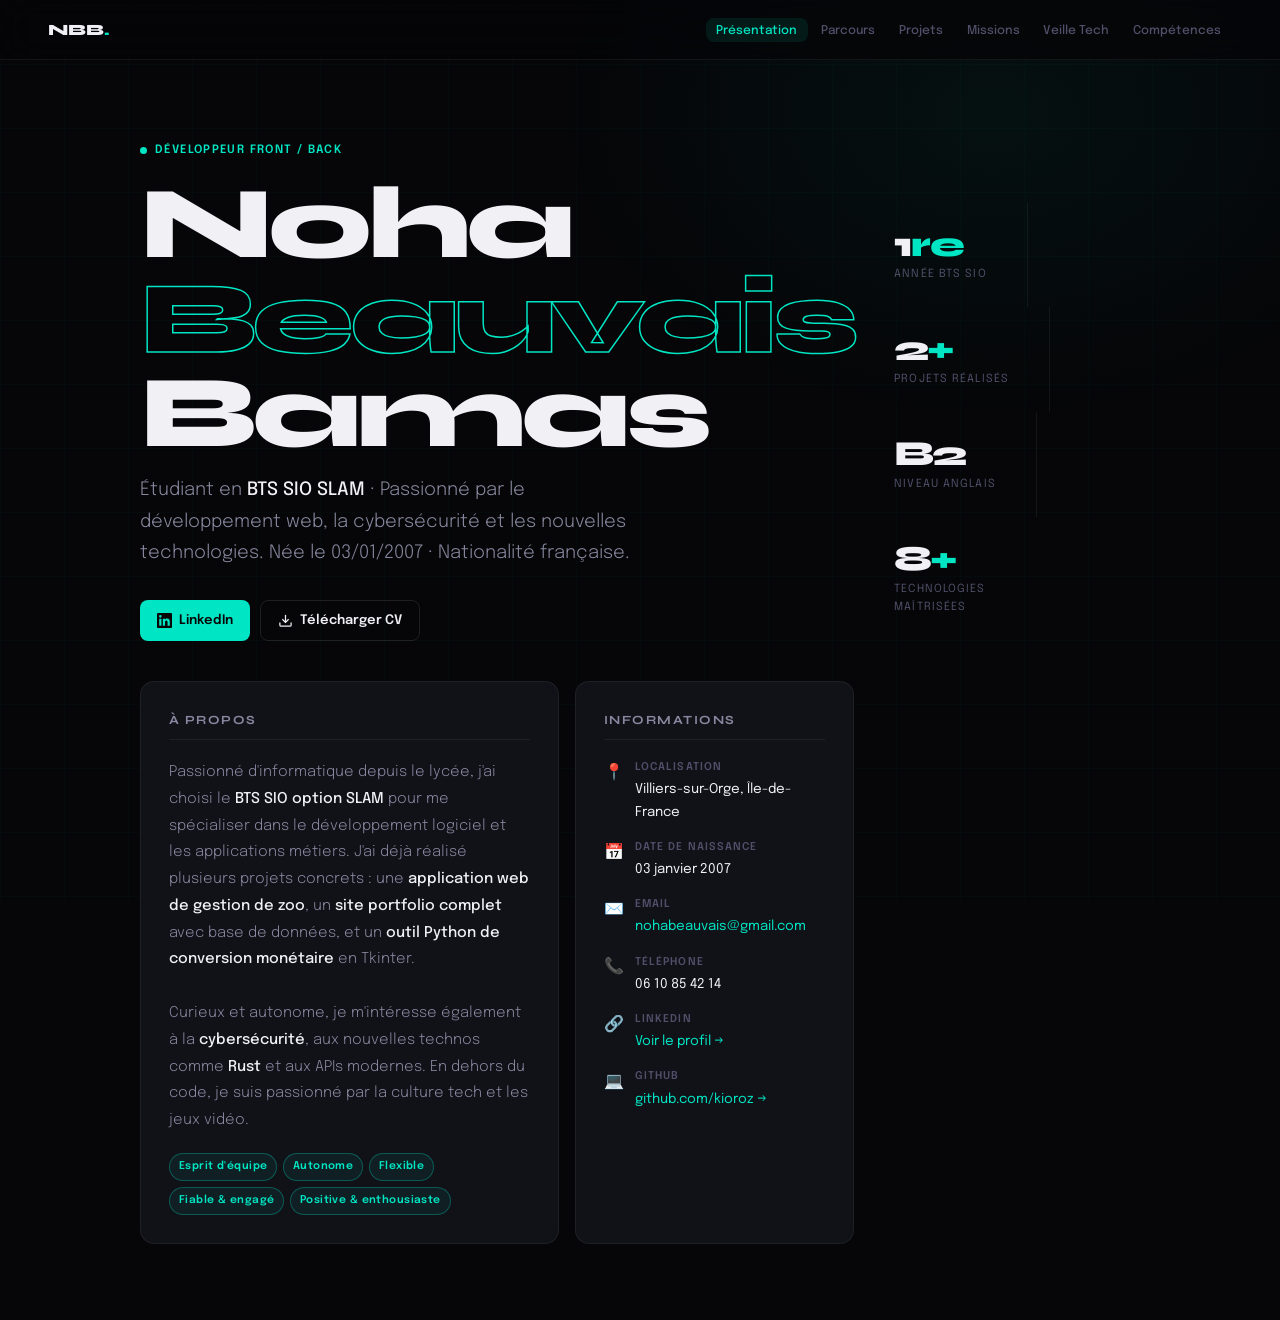
<file: index.html>
<!DOCTYPE html>
<html lang="fr">
<head>
  <meta charset="UTF-8"/>
  <meta name="viewport" content="width=device-width, initial-scale=1.0"/>
  <title>Noha Beauvais Bamas — Portfolio</title>
  <link rel="stylesheet" href="style.css"/>
  <style>
    /* ─── HERO ─── */
    .hero {
      min-height: calc(100vh - 60px);
      display: flex;
      flex-direction: column;
      justify-content: center;
      gap: 3.5rem;
    }

    .hero-top {
      display: grid;
      grid-template-columns: 1fr auto;
      gap: 2.5rem;
      align-items: end;
      animation: fadeUp 0.65s ease both;
    }

    .status-badge {
      display: inline-flex;
      align-items: center;
      gap: 0.5rem;
      font-size: 0.72rem;
      font-weight: 600;
      letter-spacing: 0.12em;
      text-transform: uppercase;
      color: var(--accent);
      margin-bottom: 1.1rem;
    }

    .status-dot {
      width: 7px; height: 7px;
      background: var(--accent);
      border-radius: 50%;
      animation: pulse 2.2s ease infinite;
    }

    .hero-name {
      font-family: var(--font-display);
      font-size: clamp(3rem, 8vw, 6.5rem);
      font-weight: 800;
      letter-spacing: -0.045em;
      line-height: 0.92;
      color: var(--text);
      margin-bottom: 0.9rem;
    }

    .hero-name .outline {
      color: transparent;
      -webkit-text-stroke: 1.5px var(--accent);
    }

    .hero-role {
      font-size: clamp(1rem, 2vw, 1.15rem);
      color: var(--text-dim);
      font-weight: 300;
      max-width: 520px;
      margin-bottom: 2rem;
      line-height: 1.7;
    }

    .hero-role strong {
      color: var(--text);
      font-weight: 500;
    }

    .hero-actions { display: flex; flex-wrap: wrap; gap: 0.65rem; }

    /* avatar placeholder */
    .avatar-box {
      width: 190px; height: 190px;
      border-radius: 20px;
      background: var(--surface);
      border: 1px solid var(--border);
      display: flex; flex-direction: column;
      align-items: center; justify-content: center;
      gap: 0.5rem;
      color: var(--text-muted);
      font-size: 0.75rem;
      flex-shrink: 0;
      position: relative;
      overflow: hidden;
    }

    .avatar-box::before {
      content: '';
      position: absolute; inset: 0;
      background: linear-gradient(135deg, rgba(0,229,195,0.04), rgba(123,111,255,0.04));
    }

    .avatar-box svg { width: 44px; height: 44px; opacity: 0.25; }

    /* ─── STATS ─── */
    .stats-row {
      display: flex;
      gap: 0;
      flex-wrap: wrap;
      animation: fadeUp 0.65s ease 0.15s both;
    }

    .stat-cell {
      padding: 1.5rem 2.5rem 1.5rem 0;
      margin-right: 2.5rem;
      border-right: 1px solid var(--border);
    }
    .stat-cell:first-child { padding-left: 0; }
    .stat-cell:last-child  { border-right: none; }

    .stat-val {
      font-family: var(--font-display);
      font-size: 2.2rem;
      font-weight: 800;
      letter-spacing: -0.05em;
      line-height: 1;
      color: var(--text);
    }
    .stat-val span { color: var(--accent); }

    .stat-lbl {
      font-size: 0.7rem;
      color: var(--text-muted);
      text-transform: uppercase;
      letter-spacing: 0.1em;
      margin-top: 0.2rem;
    }

    /* ─── ABOUT SECTION ─── */
    .about-grid {
      display: grid;
      grid-template-columns: 3fr 2fr;
      gap: 1rem;
      animation: fadeUp 0.65s ease 0.25s both;
    }

    .about-body {
      font-size: 0.93rem;
      color: var(--text-dim);
      line-height: 1.8;
      font-weight: 300;
    }
    .about-body strong { color: var(--text); font-weight: 500; }

    /* info list */
    .info-list { list-style: none; display: flex; flex-direction: column; gap: 1rem; }

    .info-list li {
      display: flex;
      align-items: flex-start;
      gap: 0.7rem;
      font-size: 0.84rem;
    }

    .ii-icon { font-size: 1rem; flex-shrink: 0; margin-top: 0.05rem; }

    .ii-label {
      font-size: 0.67rem;
      font-weight: 600;
      letter-spacing: 0.1em;
      text-transform: uppercase;
      color: var(--text-muted);
      display: block;
      margin-bottom: 0.1rem;
    }

    .ii-val  { color: var(--text); display: block; }
    .ii-link { color: var(--accent); text-decoration: none; }
    .ii-link:hover { text-decoration: underline; }

    @keyframes pulse {
      0%, 100% { opacity: 1; transform: scale(1); }
      50%       { opacity: 0.45; transform: scale(0.8); }
    }

    @media (max-width: 700px) {
      .hero-top   { grid-template-columns: 1fr; }
      .avatar-box { display: none; }
      .about-grid { grid-template-columns: 1fr; }
      .stat-cell  { padding: 1rem 1.5rem 1rem 0; margin-right: 1.5rem; }
    }
  </style>
</head>
<body>

<nav>
  <a class="nav-logo" href="index.html">NBB<span class="dot">.</span></a>
  <ul class="nav-links">
    <li><a href="index.html"       class="active">Présentation</a></li>
    <li><a href="parcours.html"              >Parcours</a></li>
    <li><a href="projets.html"               >Projets</a></li>
    <li><a href="missions.html"              >Missions</a></li>
    <li><a href="veille.html"                >Veille Tech</a></li>
    <li><a href="competences.html"           >Compétences</a></li>
  </ul>
</nav>

<main>
  <div class="wrapper">
    <div class="hero">

      <!-- HERO TOP -->
      <div class="hero-top">
        <div>
          <div class="status-badge">
            <div class="status-dot"></div>
            Développeur Front / Back
          </div>

          <h1 class="hero-name">
            Noha<br>
            <span class="outline">Beauvais</span><br>
            Bamas
          </h1>

          <p class="hero-role">
            Étudiant en <strong>BTS SIO SLAM</strong> · Passionné par le développement web,
            la cybersécurité et les nouvelles technologies.
            Née le 03/01/2007 · Nationalité française.
          </p>

          <div class="hero-actions">
            <a href="https://www.linkedin.com/in/noha-beauvais-bamas-716506382/" target="_blank" class="btn btn-accent">
              <svg width="15" height="15" viewBox="0 0 24 24" fill="currentColor">
                <path d="M20.447 20.452h-3.554v-5.569c0-1.328-.027-3.037-1.852-3.037-1.853 0-2.136 1.445-2.136 2.939v5.667H9.351V9h3.414v1.561h.046c.477-.9 1.637-1.85 3.37-1.85 3.601 0 4.267 2.37 4.267 5.455v6.286zM5.337 7.433a2.062 2.062 0 0 1-2.063-2.065 2.064 2.064 0 1 1 2.063 2.065zm1.782 13.019H3.555V9h3.564v11.452zM22.225 0H1.771C.792 0 0 .774 0 1.729v20.542C0 23.227.792 24 1.771 24h20.451C23.2 24 24 23.227 24 22.271V1.729C24 .774 23.2 0 22.222 0h.003z"/>
              </svg>
              LinkedIn
            </a>
            <a href="CV_Noha_BEAUVAIS-BAMAS.pdf" download class="btn btn-outline">
              <svg width="15" height="15" fill="none" stroke="currentColor" stroke-width="2" viewBox="0 0 24 24">
                <path d="M21 15v4a2 2 0 0 1-2 2H5a2 2 0 0 1-2-2v-4"/>
                <polyline points="7 10 12 15 17 10"/><line x1="12" y1="15" x2="12" y2="3"/>
              </svg>
              Télécharger CV
            </a>
          </div>
        </div>

      

      <!-- STATS -->
      <div class="stats-row">
        <div class="stat-cell">
          <div class="stat-val">1<span>re</span></div>
          <div class="stat-lbl">Année BTS SIO</div>
        </div>
        <div class="stat-cell">
          <div class="stat-val">2<span>+</span></div>
          <div class="stat-lbl">Projets réalisés</div>
        </div>
        <div class="stat-cell">
          <div class="stat-val">B2</div>
          <div class="stat-lbl">Niveau anglais</div>
        </div>
        <div class="stat-cell">
          <div class="stat-val">8<span>+</span></div>
          <div class="stat-lbl">Technologies maîtrisées</div>
        </div>
      </div>

      <!-- ABOUT -->
      <div class="about-grid">
        <div class="card">
          <div class="section-heading">À propos</div>
          <p class="about-body">
            Passionné d'informatique depuis le lycée, j'ai choisi le <strong>BTS SIO option SLAM</strong>
            pour me spécialiser dans le développement logiciel et les applications métiers.
            J'ai déjà réalisé plusieurs projets concrets : une <strong>application web de gestion de zoo</strong>,
            un <strong>site portfolio complet</strong> avec base de données, et un <strong>outil Python de
            conversion monétaire</strong> en Tkinter.
            <br><br>
            Curieux et autonome, je m'intéresse également à la <strong>cybersécurité</strong>,
            aux nouvelles technos comme <strong>Rust</strong> et aux APIs modernes.
            En dehors du code, je suis passionné par la culture tech et les jeux vidéo.
          </p>
          <div class="tags" style="margin-top:1.2rem;">
            <span class="tag tag-green">Esprit d'équipe</span>
            <span class="tag tag-green">Autonome</span>
            <span class="tag tag-green">Flexible</span>
            <span class="tag tag-green">Fiable &amp; engagé</span>
            <span class="tag tag-green">Positive &amp; enthousiaste</span>
          </div>
        </div>

        <div class="card">
          <div class="section-heading">Informations</div>
          <ul class="info-list">
            <li>
              <span class="ii-icon">📍</span>
              <div>
                <span class="ii-label">Localisation</span>
                <span class="ii-val">Villiers-sur-Orge, Île-de-France</span>
              </div>
            </li>
            <li>
              <span class="ii-icon">📅</span>
              <div>
                <span class="ii-label">Date de naissance</span>
                <span class="ii-val">03 janvier 2007</span>
              </div>
            </li>
            <li>
              <span class="ii-icon">✉️</span>
              <div>
                <span class="ii-label">Email</span>
                <a href="mailto:nohabeauvais@gmail.com" class="ii-link">nohabeauvais@gmail.com</a>
              </div>
            </li>
            <li>
              <span class="ii-icon">📞</span>
              <div>
                <span class="ii-label">Téléphone</span>
                <span class="ii-val">06 10 85 42 14</span>
              </div>
            </li>
            <li>
              <span class="ii-icon">🔗</span>
              <div>
                <span class="ii-label">LinkedIn</span>
                <a href="https://www.linkedin.com/in/noha-beauvais-bamas-716506382/" target="_blank" class="ii-link">Voir le profil →</a>
              </div>
            </li>
            <li>
              <span class="ii-icon">💻</span>
              <div>
                <span class="ii-label">GitHub</span>
                <a href="https://github.com/kioroz" target="_blank" class="ii-link">github.com/kioroz →</a>
              </div>
            </li>
          </ul>
        </div>
      </div>

    </div><!-- /hero -->
  </div>
</main>

</body>
</html>
</file>
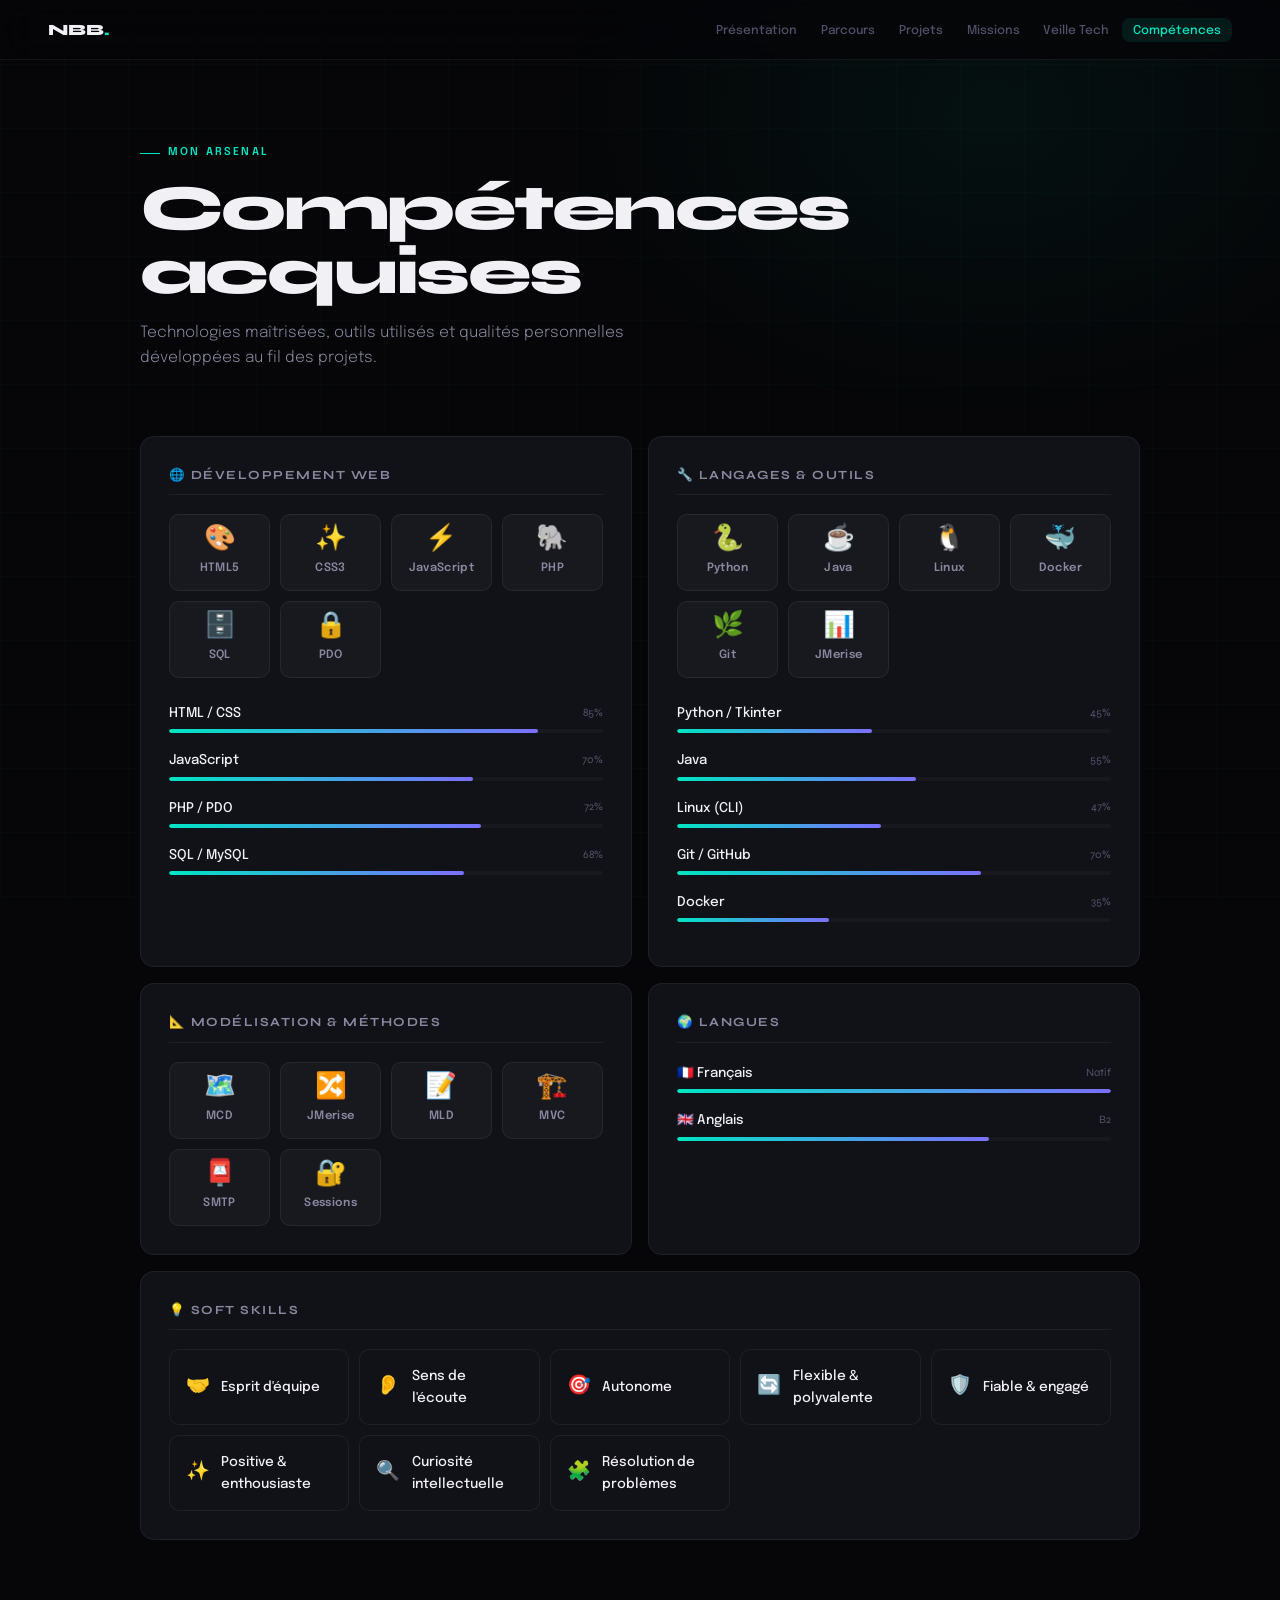
<file: competences.html>
<!DOCTYPE html>
<html lang="fr">
<head>
  <meta charset="UTF-8"/>
  <meta name="viewport" content="width=device-width, initial-scale=1.0"/>
  <title>Compétences — Noha Beauvais Bamas</title>
  <link rel="stylesheet" href="style.css"/>
  <style>
    .skills-layout {
      display: grid;
      grid-template-columns: 1fr 1fr;
      gap: 1rem;
    }

    /* tech badge grid */
    .badge-grid {
      display: grid;
      grid-template-columns: repeat(auto-fill, minmax(100px, 1fr));
      gap: 0.6rem;
      margin-top: 1.2rem;
    }

    .badge {
      background: var(--surface2);
      border: 1px solid var(--border);
      border-radius: 10px;
      padding: 0.75rem 0.5rem;
      display: flex;
      flex-direction: column;
      align-items: center;
      gap: 0.4rem;
      transition: border-color 0.2s, transform 0.2s;
      text-align: center;
    }

    .badge:hover {
      border-color: rgba(0,229,195,0.3);
      transform: translateY(-2px);
    }

    .badge-icon { font-size: 1.6rem; line-height: 1; }
    .badge-name {
      font-size: 0.72rem;
      font-weight: 600;
      color: var(--text-dim);
      letter-spacing: 0.03em;
    }

    /* skill bar section */
    .bars-section { margin-top: 1rem; }

    /* soft skill chips */
    .soft-grid {
      display: grid;
      grid-template-columns: repeat(auto-fill, minmax(180px, 1fr));
      gap: 0.65rem;
      margin-top: 1rem;
    }

    .soft-chip {
      background: var(--surface);
      border: 1px solid var(--border);
      border-radius: 10px;
      padding: 0.9rem 1rem;
      display: flex;
      align-items: center;
      gap: 0.7rem;
      transition: border-color 0.2s, transform 0.2s;
    }

    .soft-chip:hover {
      border-color: rgba(0,229,195,0.25);
      transform: translateY(-2px);
    }

    .soft-chip .chip-icon { font-size: 1.2rem; flex-shrink: 0; }

    .soft-chip .chip-text {
      font-size: 0.85rem;
      font-weight: 500;
      color: var(--text);
    }

    /* full-width section */
    .full-row {
      grid-column: 1 / -1;
    }

    /* level indicator */
    .level-dot {
      display: inline-block;
      width: 7px; height: 7px;
      border-radius: 50%;
      margin-right: 3px;
    }

    .l-filled { background: var(--accent); }
    .l-empty  { background: var(--surface2); border: 1px solid var(--border2); }

    @media (max-width: 700px) {
      .skills-layout { grid-template-columns: 1fr; }
      .badge-grid { grid-template-columns: repeat(3, 1fr); }
    }
  </style>
</head>
<body>

<nav>
  <a class="nav-logo" href="index.html">NBB<span class="dot">.</span></a>
  <ul class="nav-links">
    <li><a href="index.html"     >Présentation</a></li>
    <li><a href="parcours.html"  >Parcours</a></li>
    <li><a href="projets.html"   >Projets</a></li>
    <li><a href="missions.html"  >Missions</a></li>
    <li><a href="veille.html"    >Veille Tech</a></li>
    <li><a href="competences.html" class="active">Compétences</a></li>
  </ul>
</nav>

<main>
  <div class="wrapper">

    <div class="page-header">
      <div class="eyebrow">Mon arsenal</div>
      <h1>Compétences acquises</h1>
      <p class="sub">Technologies maîtrisées, outils utilisés et qualités personnelles développées au fil des projets.</p>
    </div>

    <div class="skills-layout">

      <!-- COL 1 : Développement Web -->
      <div class="card" style="animation-delay:0.05s">
        <div class="section-heading">🌐 Développement Web</div>

        <div class="badge-grid">
          <div class="badge">
            <span class="badge-icon">🎨</span>
            <span class="badge-name">HTML5</span>
          </div>
          <div class="badge">
            <span class="badge-icon">✨</span>
            <span class="badge-name">CSS3</span>
          </div>
          <div class="badge">
            <span class="badge-icon">⚡</span>
            <span class="badge-name">JavaScript</span>
          </div>
          <div class="badge">
            <span class="badge-icon">🐘</span>
            <span class="badge-name">PHP</span>
          </div>
          <div class="badge">
            <span class="badge-icon">🗄️</span>
            <span class="badge-name">SQL</span>
          </div>
          <div class="badge">
            <span class="badge-icon">🔒</span>
            <span class="badge-name">PDO</span>
          </div>
        </div>

        <div class="bars-section" style="margin-top:1.5rem;">
          <div class="skill-item">
            <div class="skill-row">
              <span class="skill-name">HTML / CSS</span>
              <span class="skill-pct">85%</span>
            </div>
            <div class="skill-track"><div class="skill-fill" style="--w:85%;--delay:0.1s"></div></div>
          </div>
          <div class="skill-item">
            <div class="skill-row">
              <span class="skill-name">JavaScript</span>
              <span class="skill-pct">70%</span>
            </div>
            <div class="skill-track"><div class="skill-fill" style="--w:70%;--delay:0.18s"></div></div>
          </div>
          <div class="skill-item">
            <div class="skill-row">
              <span class="skill-name">PHP / PDO</span>
              <span class="skill-pct">72%</span>
            </div>
            <div class="skill-track"><div class="skill-fill" style="--w:72%;--delay:0.26s"></div></div>
          </div>
          <div class="skill-item">
            <div class="skill-row">
              <span class="skill-name">SQL / MySQL</span>
              <span class="skill-pct">68%</span>
            </div>
            <div class="skill-track"><div class="skill-fill" style="--w:68%;--delay:0.34s"></div></div>
          </div>
        </div>
      </div>

      <!-- COL 2 : Autres langages & outils -->
      <div class="card" style="animation-delay:0.1s">
        <div class="section-heading">🔧 Langages &amp; Outils</div>

        <div class="badge-grid">
          <div class="badge">
            <span class="badge-icon">🐍</span>
            <span class="badge-name">Python</span>
          </div>
          <div class="badge">
            <span class="badge-icon">☕</span>
            <span class="badge-name">Java</span>
          </div>
          <div class="badge">
            <span class="badge-icon">🐧</span>
            <span class="badge-name">Linux</span>
          </div>
          <div class="badge">
            <span class="badge-icon">🐳</span>
            <span class="badge-name">Docker</span>
          </div>
          <div class="badge">
            <span class="badge-icon">🌿</span>
            <span class="badge-name">Git</span>
          </div>
          <div class="badge">
            <span class="badge-icon">📊</span>
            <span class="badge-name">JMerise</span>
          </div>
        </div>

        <div class="bars-section" style="margin-top:1.5rem;">
          <div class="skill-item">
            <div class="skill-row">
              <span class="skill-name">Python / Tkinter</span>
              <span class="skill-pct">45%</span>
            </div>
            <div class="skill-track"><div class="skill-fill" style="--w:45%;--delay:0.15s"></div></div>
          </div>
          <div class="skill-item">
            <div class="skill-row">
              <span class="skill-name">Java</span>
              <span class="skill-pct">55%</span>
            </div>
            <div class="skill-track"><div class="skill-fill" style="--w:55%;--delay:0.22s"></div></div>
          </div>
          <div class="skill-item">
            <div class="skill-row">
              <span class="skill-name">Linux (CLI)</span>
              <span class="skill-pct">47%</span>
            </div>
            <div class="skill-track"><div class="skill-fill" style="--w:47%;--delay:0.3s"></div></div>
          </div>
          <div class="skill-item">
            <div class="skill-row">
              <span class="skill-name">Git / GitHub</span>
              <span class="skill-pct">70%</span>
            </div>
            <div class="skill-track"><div class="skill-fill" style="--w:70%;--delay:0.38s"></div></div>
          </div>
          <div class="skill-item">
            <div class="skill-row">
              <span class="skill-name">Docker</span>
              <span class="skill-pct">35%</span>
            </div>
            <div class="skill-track"><div class="skill-fill" style="--w:35%;--delay:0.46s"></div></div>
          </div>
        </div>
      </div>

      <!-- Modélisation -->
      <div class="card" style="animation-delay:0.15s">
        <div class="section-heading">📐 Modélisation &amp; Méthodes</div>

        <div class="badge-grid">
          <div class="badge">
            <span class="badge-icon">🗺️</span>
            <span class="badge-name">MCD</span>
          </div>
          <div class="badge">
            <span class="badge-icon">🔀</span>
            <span class="badge-name">JMerise</span>
          </div>
          <div class="badge">
            <span class="badge-icon">📝</span>
            <span class="badge-name">MLD</span>
          </div>
          <div class="badge">
            <span class="badge-icon">🏗️</span>
            <span class="badge-name">MVC</span>
          </div>
          <div class="badge">
            <span class="badge-icon">📮</span>
            <span class="badge-name">SMTP</span>
          </div>
          <div class="badge">
            <span class="badge-icon">🔐</span>
            <span class="badge-name">Sessions</span>
          </div>
        </div>
      </div>

      <!-- Langues -->
      <div class="card" style="animation-delay:0.2s">
        <div class="section-heading">🌍 Langues</div>
        <div class="skill-item" style="margin-top:0.5rem">
          <div class="skill-row">
            <span class="skill-name">🇫🇷 Français</span>
            <span class="skill-pct">Natif</span>
          </div>
          <div class="skill-track"><div class="skill-fill" style="--w:100%;--delay:0.1s"></div></div>
        </div>
        <div class="skill-item">
          <div class="skill-row">
            <span class="skill-name">🇬🇧 Anglais</span>
            <span class="skill-pct">B2</span>
          </div>
          <div class="skill-track"><div class="skill-fill" style="--w:72%;--delay:0.2s"></div></div>
        </div>
      </div>

      <!-- SOFT SKILLS - full width -->
      <div class="card full-row" style="animation-delay:0.25s">
        <div class="section-heading">💡 Soft Skills</div>
        <div class="soft-grid">
          <div class="soft-chip">
            <span class="chip-icon">🤝</span>
            <span class="chip-text">Esprit d'équipe</span>
          </div>
          <div class="soft-chip">
            <span class="chip-icon">👂</span>
            <span class="chip-text">Sens de l'écoute</span>
          </div>
          <div class="soft-chip">
            <span class="chip-icon">🎯</span>
            <span class="chip-text">Autonome</span>
          </div>
          <div class="soft-chip">
            <span class="chip-icon">🔄</span>
            <span class="chip-text">Flexible &amp; polyvalente</span>
          </div>
          <div class="soft-chip">
            <span class="chip-icon">🛡️</span>
            <span class="chip-text">Fiable &amp; engagé</span>
          </div>
          <div class="soft-chip">
            <span class="chip-icon">✨</span>
            <span class="chip-text">Positive &amp; enthousiaste</span>
          </div>
          <div class="soft-chip">
            <span class="chip-icon">🔍</span>
            <span class="chip-text">Curiosité intellectuelle</span>
          </div>
          <div class="soft-chip">
            <span class="chip-icon">🧩</span>
            <span class="chip-text">Résolution de problèmes</span>
          </div>
        </div>
      </div>

    </div><!-- /skills-layout -->

  </div>
</main>

</body>
</html>
</file>
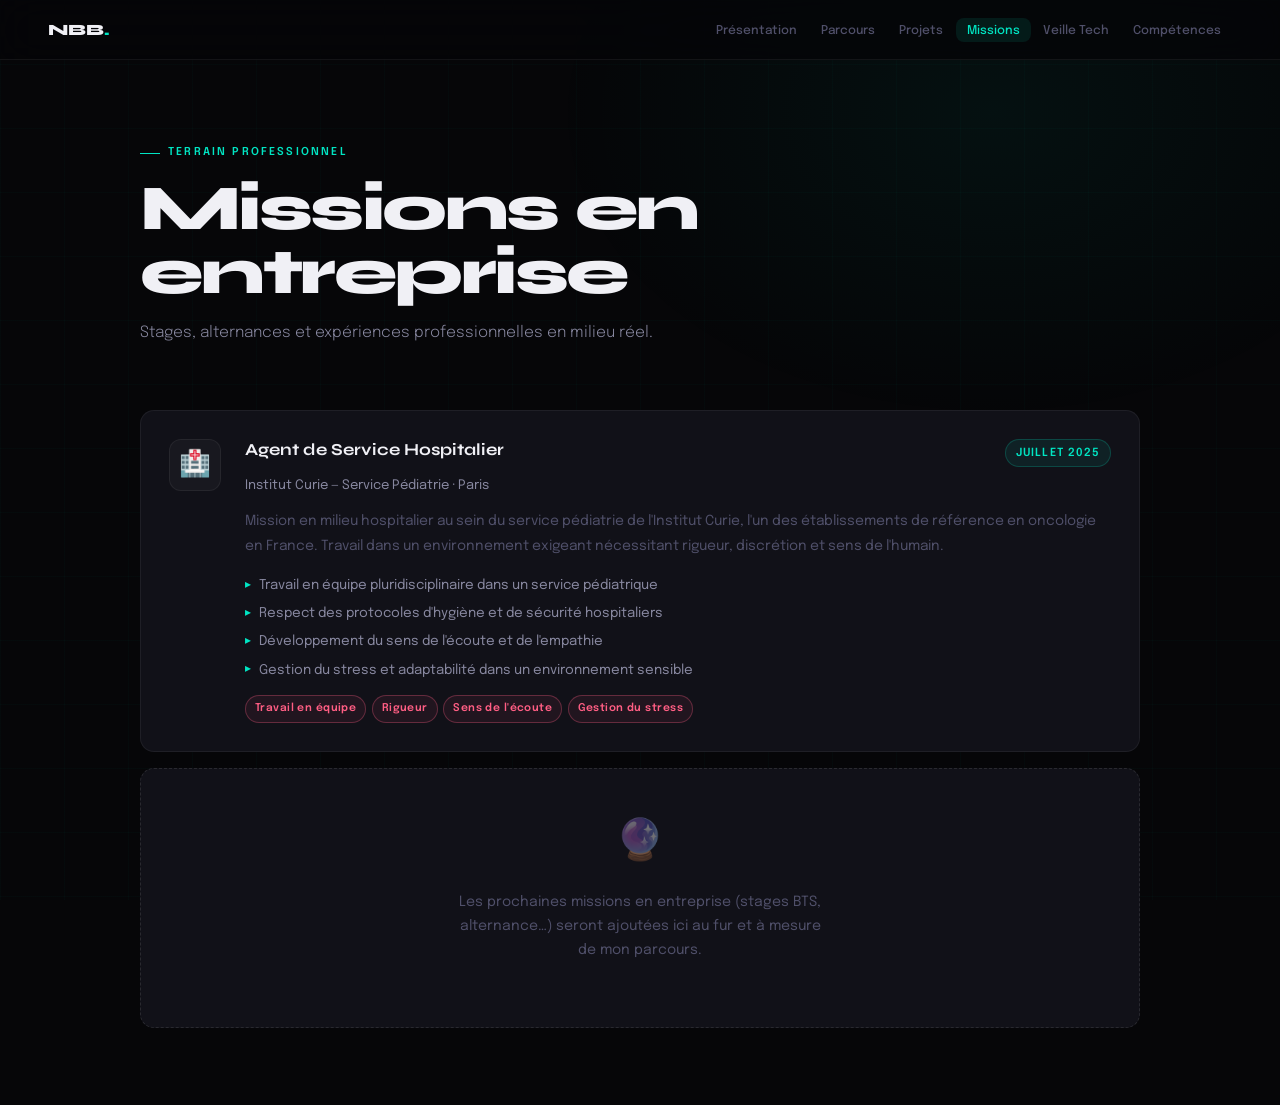
<file: missions.html>
<!DOCTYPE html>
<html lang="fr">
<head>
  <meta charset="UTF-8"/>
  <meta name="viewport" content="width=device-width, initial-scale=1.0"/>
  <title>Missions — Noha Beauvais Bamas</title>
  <link rel="stylesheet" href="style.css"/>
  <style>
    .mission-card {
      background: var(--surface);
      border: 1px solid var(--border);
      border-radius: var(--radius);
      padding: 1.75rem;
      display: grid;
      grid-template-columns: auto 1fr;
      gap: 1.5rem;
      transition: border-color 0.25s, transform 0.25s, box-shadow 0.25s;
    }

    .mission-card:hover {
      border-color: rgba(0,229,195,0.22);
      transform: translateY(-3px);
      box-shadow: 0 14px 40px rgba(0,0,0,0.35);
    }

    .mission-icon {
      width: 52px; height: 52px;
      border-radius: 12px;
      display: flex;
      align-items: center;
      justify-content: center;
      font-size: 1.6rem;
      flex-shrink: 0;
      border: 1px solid var(--border);
      background: var(--surface2);
    }

    .mission-header {
      display: flex;
      align-items: flex-start;
      justify-content: space-between;
      gap: 1rem;
      flex-wrap: wrap;
      margin-bottom: 0.5rem;
    }

    .mission-title {
      font-family: var(--font-display);
      font-size: 1.05rem;
      font-weight: 700;
      color: var(--text);
      line-height: 1.25;
    }

    .mission-period {
      font-size: 0.7rem;
      font-weight: 600;
      letter-spacing: 0.1em;
      text-transform: uppercase;
      color: var(--accent);
      white-space: nowrap;
      padding: 0.22rem 0.6rem;
      background: rgba(0,229,195,0.08);
      border: 1px solid rgba(0,229,195,0.2);
      border-radius: 100px;
      flex-shrink: 0;
    }

    .mission-org {
      font-size: 0.82rem;
      color: var(--text-dim);
      margin-bottom: 0.8rem;
    }

    .mission-desc {
      font-size: 0.87rem;
      color: var(--text-muted);
      line-height: 1.75;
      margin-bottom: 1rem;
    }

    .mission-tasks {
      list-style: none;
      display: flex;
      flex-direction: column;
      gap: 0.38rem;
      margin-bottom: 0.9rem;
    }

    .mission-tasks li {
      font-size: 0.84rem;
      color: var(--text-dim);
      display: flex;
      gap: 0.5rem;
      align-items: flex-start;
    }

    .mission-tasks li::before {
      content: '▸';
      color: var(--accent);
      flex-shrink: 0;
      font-size: 0.75rem;
      margin-top: 0.1rem;
    }

    .missions-list {
      display: flex;
      flex-direction: column;
      gap: 1rem;
    }

    /* placeholder card */
    .placeholder-card {
      background: var(--surface);
      border: 1px dashed rgba(255,255,255,0.1);
      border-radius: var(--radius);
      padding: 2.5rem;
      text-align: center;
      color: var(--text-muted);
      animation: fadeUp 0.5s ease 0.2s both;
    }

    .placeholder-card .ph-icon {
      font-size: 2.5rem;
      margin-bottom: 1rem;
      opacity: 0.4;
    }

    .placeholder-card p {
      font-size: 0.88rem;
      max-width: 380px;
      margin: 0 auto;
      line-height: 1.7;
    }

    @media (max-width: 600px) {
      .mission-card { grid-template-columns: 1fr; }
    }
  </style>
</head>
<body>

<nav>
  <a class="nav-logo" href="index.html">NBB<span class="dot">.</span></a>
  <ul class="nav-links">
    <li><a href="index.html"     >Présentation</a></li>
    <li><a href="parcours.html"  >Parcours</a></li>
    <li><a href="projets.html"   >Projets</a></li>
    <li><a href="missions.html"  class="active">Missions</a></li>
    <li><a href="veille.html"    >Veille Tech</a></li>
    <li><a href="competences.html">Compétences</a></li>
  </ul>
</nav>

<main>
  <div class="wrapper">

    <div class="page-header">
      <div class="eyebrow">Terrain professionnel</div>
      <h1>Missions en entreprise</h1>
      <p class="sub">Stages, alternances et expériences professionnelles en milieu réel.</p>
    </div>

    <div class="missions-list">

      <!-- MISSION 1 : Institut Curie -->
      <div class="mission-card" style="animation: fadeUp 0.5s ease 0.05s both;">
        <div class="mission-icon">🏥</div>
        <div>
          <div class="mission-header">
            <div class="mission-title">Agent de Service Hospitalier</div>
            <span class="mission-period">Juillet 2025</span>
          </div>
          <div class="mission-org">Institut Curie — Service Pédiatrie · Paris</div>
          <p class="mission-desc">
            Mission en milieu hospitalier au sein du service pédiatrie de l'Institut Curie,
            l'un des établissements de référence en oncologie en France.
            Travail dans un environnement exigeant nécessitant rigueur, discrétion et sens
            de l'humain.
          </p>
          <ul class="mission-tasks">
            <li>Travail en équipe pluridisciplinaire dans un service pédiatrique</li>
            <li>Respect des protocoles d'hygiène et de sécurité hospitaliers</li>
            <li>Développement du sens de l'écoute et de l'empathie</li>
            <li>Gestion du stress et adaptabilité dans un environnement sensible</li>
          </ul>
          <div class="tags">
            <span class="tag tag-pink">Travail en équipe</span>
            <span class="tag tag-pink">Rigueur</span>
            <span class="tag tag-pink">Sens de l'écoute</span>
            <span class="tag tag-pink">Gestion du stress</span>
          </div>
        </div>
      </div>

      <!-- PLACEHOLDER pour futures missions -->
      <div class="placeholder-card">
        <div class="ph-icon">🔮</div>
        <p>
          Les prochaines missions en entreprise (stages BTS, alternance…)
          seront ajoutées ici au fur et à mesure de mon parcours.
          <br><br>
        </p>
      </div>

    </div>

  </div>
</main>

</body>
</html>
</file>
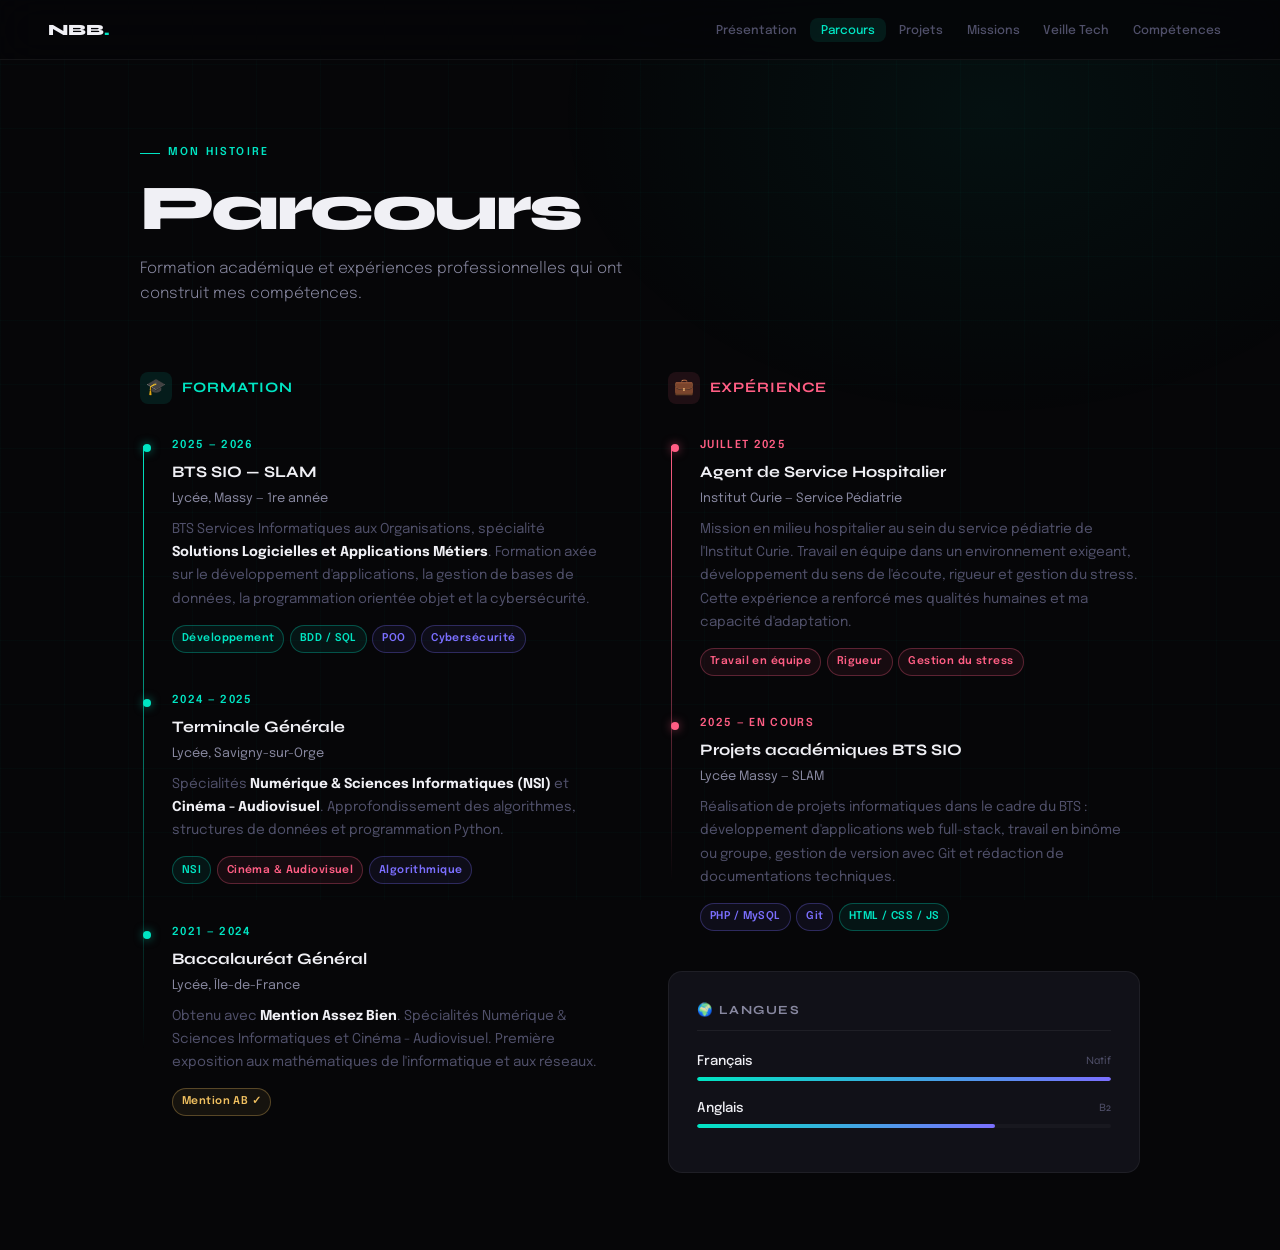
<file: parcours.html>
<!DOCTYPE html>
<html lang="fr">
<head>
  <meta charset="UTF-8"/>
  <meta name="viewport" content="width=device-width, initial-scale=1.0"/>
  <title>Parcours — Noha Beauvais Bamas</title>
  <link rel="stylesheet" href="style.css"/>
  <style>
    .two-cols {
      display: grid;
      grid-template-columns: 1fr 1fr;
      gap: 3.5rem;
    }

    .col-header {
      display: flex;
      align-items: center;
      gap: 0.6rem;
      margin-bottom: 2rem;
    }

    .col-icon {
      width: 32px; height: 32px;
      border-radius: 8px;
      display: flex; align-items: center; justify-content: center;
      font-size: 1rem;
      flex-shrink: 0;
    }

    .col-icon.edu  { background: rgba(0,229,195,0.1);  }
    .col-icon.xp   { background: rgba(255,94,132,0.1); }

    .col-label {
      font-family: var(--font-display);
      font-size: 0.9rem;
      font-weight: 700;
      letter-spacing: 0.06em;
      text-transform: uppercase;
    }
    .col-label.edu { color: var(--accent); }
    .col-label.xp  { color: var(--accent2); }

    /* override timeline dot color for xp column */
    .xp-timeline::before {
      background: linear-gradient(to bottom, var(--accent2) 0%, transparent 90%);
    }

    .xp-timeline .tl-item::before {
      background: var(--accent2);
      box-shadow: 0 0 10px rgba(255,94,132,0.55);
    }

    .xp-timeline .tl-date { color: var(--accent2); }

    /* mention badge */
    .mention {
      display: inline-flex;
      align-items: center;
      gap: 0.3rem;
      font-size: 0.7rem;
      font-weight: 600;
      padding: 0.22rem 0.55rem;
      border-radius: 100px;
      background: rgba(240,192,96,0.1);
      border: 1px solid rgba(240,192,96,0.3);
      color: var(--gold);
      margin-left: 0.5rem;
    }

    @media (max-width: 700px) {
      .two-cols { grid-template-columns: 1fr; gap: 2.5rem; }
    }
  </style>
</head>
<body>

<nav>
  <a class="nav-logo" href="index.html">NBB<span class="dot">.</span></a>
  <ul class="nav-links">
    <li><a href="index.html"     >Présentation</a></li>
    <li><a href="parcours.html"  class="active">Parcours</a></li>
    <li><a href="projets.html"   >Projets</a></li>
    <li><a href="missions.html"  >Missions</a></li>
    <li><a href="veille.html"    >Veille Tech</a></li>
    <li><a href="competences.html">Compétences</a></li>
  </ul>
</nav>

<main>
  <div class="wrapper">

    <div class="page-header">
      <div class="eyebrow">Mon histoire</div>
      <h1>Parcours</h1>
      <p class="sub">Formation académique et expériences professionnelles qui ont construit mes compétences.</p>
    </div>

    <div class="two-cols">

      <!-- FORMATION -->
      <div>
        <div class="col-header">
          <div class="col-icon edu">🎓</div>
          <span class="col-label edu">Formation</span>
        </div>

        <div class="timeline">

          <div class="tl-item" style="animation-delay:0.05s">
            <div class="tl-date">2025 — 2026</div>
            <div class="tl-title">BTS SIO — SLAM</div>
            <div class="tl-place">Lycée, Massy — 1re année</div>
            <div class="tl-desc">
              BTS Services Informatiques aux Organisations, spécialité
              <strong style="color:var(--text)">Solutions Logicielles et Applications Métiers</strong>.
              Formation axée sur le développement d'applications, la gestion de bases de données,
              la programmation orientée objet et la cybersécurité.
            </div>
            <div class="tags">
              <span class="tag tag-green">Développement</span>
              <span class="tag tag-green">BDD / SQL</span>
              <span class="tag tag-purple">POO</span>
              <span class="tag tag-purple">Cybersécurité</span>
            </div>
          </div>

          <div class="tl-item" style="animation-delay:0.12s">
            <div class="tl-date">2024 — 2025</div>
            <div class="tl-title">Terminale Générale</div>
            <div class="tl-place">Lycée, Savigny-sur-Orge</div>
            <div class="tl-desc">
              Spécialités <strong style="color:var(--text)">Numérique &amp; Sciences Informatiques (NSI)</strong>
              et <strong style="color:var(--text)">Cinéma - Audiovisuel</strong>.
              Approfondissement des algorithmes, structures de données et programmation Python.
            </div>
            <div class="tags">
              <span class="tag tag-green">NSI</span>
              <span class="tag tag-pink">Cinéma &amp; Audiovisuel</span>
              <span class="tag tag-purple">Algorithmique</span>
            </div>
          </div>

          <div class="tl-item" style="animation-delay:0.19s">
            <div class="tl-date">2021 — 2024</div>
            <div class="tl-title">Baccalauréat Général</div>
            <div class="tl-place">Lycée, Île-de-France</div>
            <div class="tl-desc">
              Obtenu avec
              <strong style="color:var(--text)">Mention Assez Bien</strong>.
              Spécialités Numérique &amp; Sciences Informatiques et Cinéma - Audiovisuel.
              Première exposition aux mathématiques de l'informatique et aux réseaux.
            </div>
            <div class="tags">
              <span class="tag tag-gold">Mention AB ✓</span>
            </div>
          </div>

        </div><!-- /timeline -->
      </div>

      <!-- EXPÉRIENCE PROFESSIONNELLE -->
      <div>
        <div class="col-header">
          <div class="col-icon xp">💼</div>
          <span class="col-label xp">Expérience</span>
        </div>

        <div class="timeline xp-timeline">

          <div class="tl-item" style="animation-delay:0.08s">
            <div class="tl-date">Juillet 2025</div>
            <div class="tl-title">Agent de Service Hospitalier</div>
            <div class="tl-place">Institut Curie — Service Pédiatrie</div>
            <div class="tl-desc">
              Mission en milieu hospitalier au sein du service pédiatrie de l'Institut Curie.
              Travail en équipe dans un environnement exigeant, développement du sens de l'écoute,
              rigueur et gestion du stress. Cette expérience a renforcé mes qualités humaines
              et ma capacité d'adaptation.
            </div>
            <div class="tags">
              <span class="tag tag-pink">Travail en équipe</span>
              <span class="tag tag-pink">Rigueur</span>
              <span class="tag tag-pink">Gestion du stress</span>
            </div>
          </div>

          <div class="tl-item" style="animation-delay:0.16s">
            <div class="tl-date">2025 — En cours</div>
            <div class="tl-title">Projets académiques BTS SIO</div>
            <div class="tl-place">Lycée Massy — SLAM</div>
            <div class="tl-desc">
              Réalisation de projets informatiques dans le cadre du BTS :
              développement d'applications web full-stack, travail en binôme ou groupe,
              gestion de version avec Git et rédaction de documentations techniques.
            </div>
            <div class="tags">
              <span class="tag tag-purple">PHP / MySQL</span>
              <span class="tag tag-purple">Git</span>
              <span class="tag tag-green">HTML / CSS / JS</span>
            </div>
          </div>

        </div><!-- /timeline -->

        <!-- Langues -->
        <div class="card" style="margin-top:2.5rem; animation-delay:0.25s">
          <div class="section-heading">🌍 Langues</div>
          <div class="skill-item">
            <div class="skill-row">
              <span class="skill-name">Français</span>
              <span class="skill-pct">Natif</span>
            </div>
            <div class="skill-track">
              <div class="skill-fill" style="--w:100%; --delay:0.3s"></div>
            </div>
          </div>
          <div class="skill-item">
            <div class="skill-row">
              <span class="skill-name">Anglais</span>
              <span class="skill-pct">B2</span>
            </div>
            <div class="skill-track">
              <div class="skill-fill" style="--w:72%; --delay:0.4s"></div>
            </div>
          </div>
        </div>

      </div>

    </div><!-- /two-cols -->

  </div>
</main>

</body>
</html>
</file>
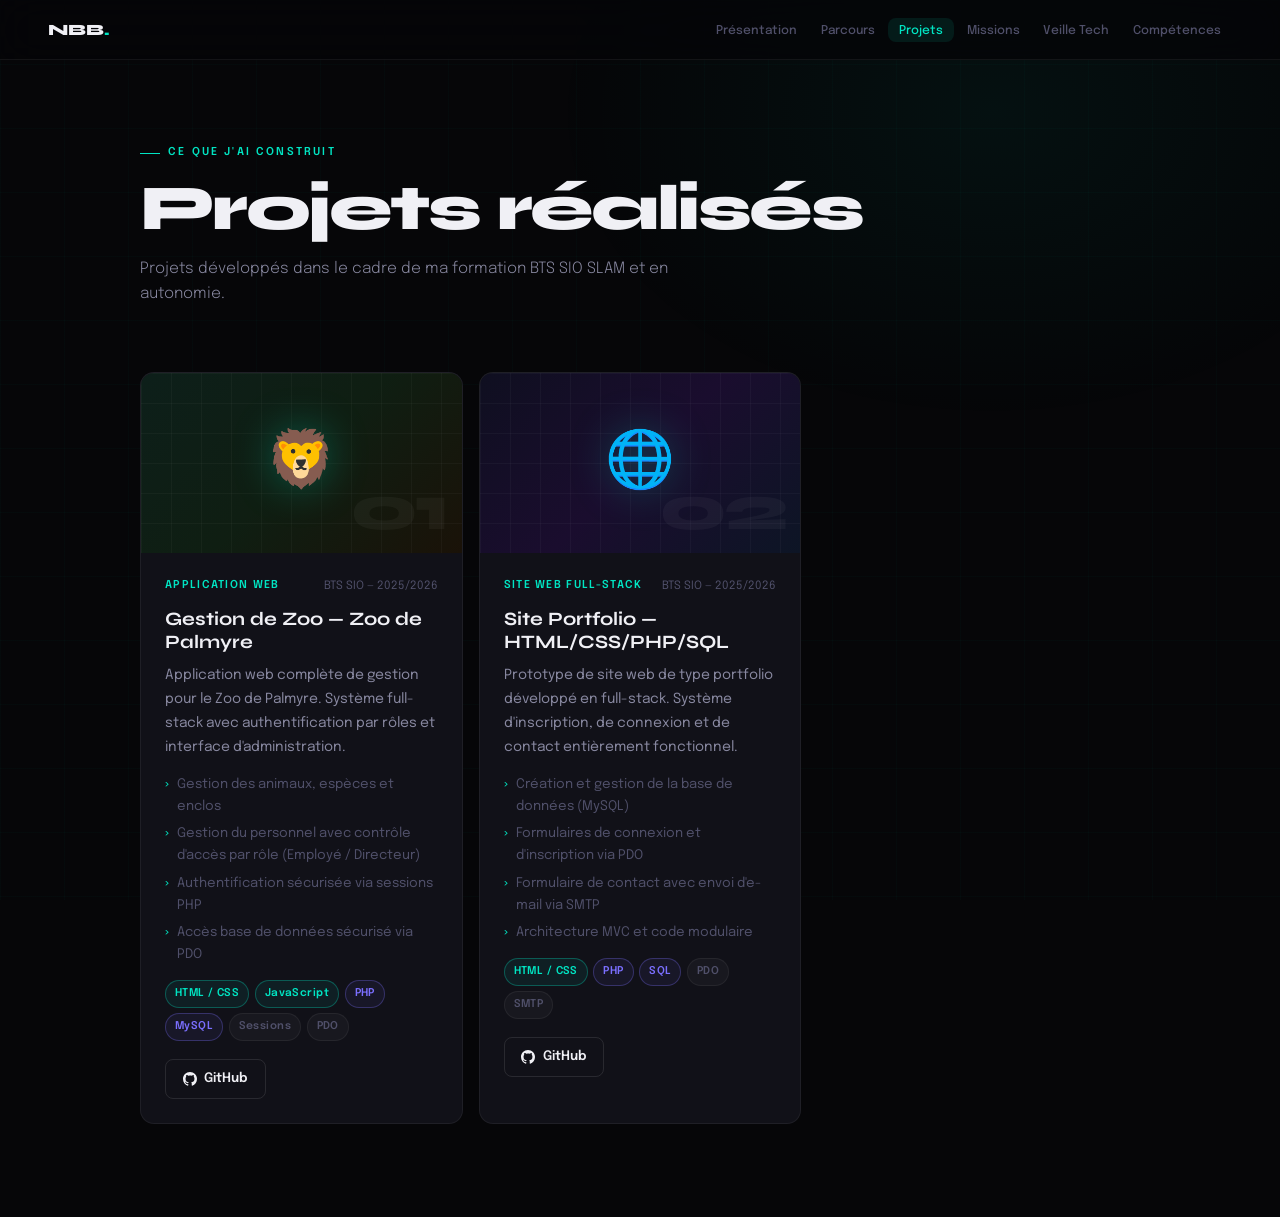
<file: projets.html>
<!DOCTYPE html>
<html lang="fr">
<head>
  <meta charset="UTF-8"/>
  <meta name="viewport" content="width=device-width, initial-scale=1.0"/>
  <title>Projets — Noha Beauvais Bamas</title>
  <link rel="stylesheet" href="style.css"/>
  <style>
    /* featured project */
    .project-featured {
      background: var(--surface);
      border: 1px solid var(--border);
      border-radius: var(--radius);
      overflow: hidden;
      margin-bottom: 1rem;
      transition: border-color 0.25s, box-shadow 0.25s;
      animation: fadeUp 0.5s ease 0.05s both;
    }

    .project-featured:hover {
      border-color: rgba(0,229,195,0.25);
      box-shadow: 0 14px 40px rgba(0,0,0,0.35);
    }

    .project-banner {
      height: 180px;
      display: flex;
      align-items: center;
      justify-content: center;
      position: relative;
      overflow: hidden;
    }

    .banner-zoo {
      background: linear-gradient(135deg, #0d1f1a 0%, #0f1e12 50%, #1a1208 100%);
    }

    .banner-portfolio {
      background: linear-gradient(135deg, #0f0f20 0%, #1a0d2e 50%, #0d1525 100%);
    }

    .banner-python {
      background: linear-gradient(135deg, #1a1200 0%, #0f1a20 50%, #180a0a 100%);
    }

    .banner-grid {
      position: absolute; inset: 0;
      background-image:
        linear-gradient(rgba(255,255,255,0.03) 1px, transparent 1px),
        linear-gradient(90deg, rgba(255,255,255,0.03) 1px, transparent 1px);
      background-size: 30px 30px;
    }

    .banner-emoji {
      font-size: 3.5rem;
      position: relative;
      z-index: 1;
      filter: drop-shadow(0 0 20px rgba(0,229,195,0.3));
    }

    .banner-number {
      position: absolute;
      bottom: 12px; right: 16px;
      font-family: var(--font-display);
      font-size: 4rem;
      font-weight: 800;
      color: rgba(255,255,255,0.04);
      line-height: 1;
      letter-spacing: -0.05em;
      user-select: none;
    }

    .project-body {
      padding: 1.5rem;
    }

    .project-meta {
      display: flex;
      align-items: center;
      justify-content: space-between;
      flex-wrap: wrap;
      gap: 0.5rem;
      margin-bottom: 0.75rem;
    }

    .project-type {
      font-size: 0.68rem;
      font-weight: 600;
      letter-spacing: 0.12em;
      text-transform: uppercase;
      color: var(--accent);
    }

    .project-date {
      font-size: 0.72rem;
      color: var(--text-muted);
    }

    .project-title {
      font-family: var(--font-display);
      font-size: 1.18rem;
      font-weight: 700;
      color: var(--text);
      margin-bottom: 0.55rem;
      line-height: 1.25;
    }

    .project-desc {
      font-size: 0.87rem;
      color: var(--text-dim);
      line-height: 1.72;
    }

    /* feature list */
    .feature-list {
      list-style: none;
      margin-top: 0.9rem;
      display: flex;
      flex-direction: column;
      gap: 0.35rem;
    }

    .feature-list li {
      font-size: 0.83rem;
      color: var(--text-muted);
      display: flex;
      align-items: flex-start;
      gap: 0.5rem;
    }

    .feature-list li::before {
      content: '›';
      color: var(--accent);
      flex-shrink: 0;
      font-weight: 700;
    }

    /* github link */
    .project-links {
      display: flex;
      gap: 0.5rem;
      margin-top: 1.1rem;
      flex-wrap: wrap;
    }
  </style>
</head>
<body>

<nav>
  <a class="nav-logo" href="index.html">NBB<span class="dot">.</span></a>
  <ul class="nav-links">
    <li><a href="index.html"     >Présentation</a></li>
    <li><a href="parcours.html"  >Parcours</a></li>
    <li><a href="projets.html"   class="active">Projets</a></li>
    <li><a href="missions.html"  >Missions</a></li>
    <li><a href="veille.html"    >Veille Tech</a></li>
    <li><a href="competences.html">Compétences</a></li>
  </ul>
</nav>

<main>
  <div class="wrapper">

    <div class="page-header">
      <div class="eyebrow">Ce que j'ai construit</div>
      <h1>Projets réalisés</h1>
      <p class="sub">Projets développés dans le cadre de ma formation BTS SIO SLAM et en autonomie.</p>
    </div>

    <div class="card-grid">

      <!-- PROJET 1 : ZOO -->
      <div class="project-featured">
        <div class="project-banner banner-zoo">
          <div class="banner-grid"></div>
          <div class="banner-emoji">🦁</div>
          <div class="banner-number">01</div>
        </div>
        <div class="project-body">
          <div class="project-meta">
            <span class="project-type">Application Web</span>
            <span class="project-date">BTS SIO — 2025/2026</span>
          </div>
          <div class="project-title">Gestion de Zoo — Zoo de Palmyre</div>
          <p class="project-desc">
            Application web complète de gestion pour le Zoo de Palmyre.
            Système full-stack avec authentification par rôles et interface d'administration.
          </p>
          <ul class="feature-list">
            <li>Gestion des animaux, espèces et enclos</li>
            <li>Gestion du personnel avec contrôle d'accès par rôle (Employé / Directeur)</li>
            <li>Authentification sécurisée via sessions PHP</li>
            <li>Accès base de données sécurisé via PDO</li>
          </ul>
          <div class="tags">
            <span class="tag tag-green">HTML / CSS</span>
            <span class="tag tag-green">JavaScript</span>
            <span class="tag tag-purple">PHP</span>
            <span class="tag tag-purple">MySQL</span>
            <span class="tag tag-dim">Sessions</span>
            <span class="tag tag-dim">PDO</span>
          </div>
          <div class="project-links">
            <a href="https://github.com/kioroz" target="_blank" class="btn btn-outline">
              <svg width="14" height="14" fill="currentColor" viewBox="0 0 24 24">
                <path d="M12 0C5.37 0 0 5.37 0 12c0 5.3 3.44 9.8 8.2 11.38.6.11.82-.26.82-.58v-2.03c-3.34.72-4.04-1.61-4.04-1.61-.54-1.38-1.33-1.74-1.33-1.74-1.09-.74.08-.73.08-.73 1.2.09 1.84 1.24 1.84 1.24 1.07 1.83 2.8 1.3 3.49 1 .1-.78.42-1.3.76-1.6-2.67-.3-5.47-1.33-5.47-5.93 0-1.31.47-2.38 1.24-3.22-.14-.3-.54-1.52.1-3.18 0 0 1.01-.32 3.3 1.23a11.5 11.5 0 0 1 3-.4c1.02 0 2.04.13 3 .4 2.28-1.55 3.29-1.23 3.29-1.23.65 1.66.24 2.88.12 3.18.77.84 1.23 1.91 1.23 3.22 0 4.61-2.81 5.63-5.48 5.92.43.37.81 1.1.81 2.22v3.29c0 .32.21.7.82.58C20.57 21.8 24 17.3 24 12c0-6.63-5.37-12-12-12z"/>
              </svg>
              GitHub
            </a>
          </div>
        </div>
      </div>

      <!-- PROJET 2 : PORTFOLIO -->
      <div class="project-featured">
        <div class="project-banner banner-portfolio">
          <div class="banner-grid"></div>
          <div class="banner-emoji">🌐</div>
          <div class="banner-number">02</div>
        </div>
        <div class="project-body">
          <div class="project-meta">
            <span class="project-type">Site Web Full-Stack</span>
            <span class="project-date">BTS SIO — 2025/2026</span>
          </div>
          <div class="project-title">Site Portfolio — HTML/CSS/PHP/SQL</div>
          <p class="project-desc">
            Prototype de site web de type portfolio développé en full-stack.
            Système d'inscription, de connexion et de contact entièrement fonctionnel.
          </p>
          <ul class="feature-list">
            <li>Création et gestion de la base de données (MySQL)</li>
            <li>Formulaires de connexion et d'inscription via PDO</li>
            <li>Formulaire de contact avec envoi d'e-mail via SMTP</li>
            <li>Architecture MVC et code modulaire</li>
          </ul>
          <div class="tags">
            <span class="tag tag-green">HTML / CSS</span>
            <span class="tag tag-purple">PHP</span>
            <span class="tag tag-purple">SQL</span>
            <span class="tag tag-dim">PDO</span>
            <span class="tag tag-dim">SMTP</span>
          </div>
          <div class="project-links">
            <a href="https://github.com/kioroz" target="_blank" class="btn btn-outline">
              <svg width="14" height="14" fill="currentColor" viewBox="0 0 24 24">
                <path d="M12 0C5.37 0 0 5.37 0 12c0 5.3 3.44 9.8 8.2 11.38.6.11.82-.26.82-.58v-2.03c-3.34.72-4.04-1.61-4.04-1.61-.54-1.38-1.33-1.74-1.33-1.74-1.09-.74.08-.73.08-.73 1.2.09 1.84 1.24 1.84 1.24 1.07 1.83 2.8 1.3 3.49 1 .1-.78.42-1.3.76-1.6-2.67-.3-5.47-1.33-5.47-5.93 0-1.31.47-2.38 1.24-3.22-.14-.3-.54-1.52.1-3.18 0 0 1.01-.32 3.3 1.23a11.5 11.5 0 0 1 3-.4c1.02 0 2.04.13 3 .4 2.28-1.55 3.29-1.23 3.29-1.23.65 1.66.24 2.88.12 3.18.77.84 1.23 1.91 1.23 3.22 0 4.61-2.81 5.63-5.48 5.92.43.37.81 1.1.81 2.22v3.29c0 .32.21.7.82.58C20.57 21.8 24 17.3 24 12c0-6.63-5.37-12-12-12z"/>
              </svg>
              GitHub
            </a>
          </div>
        </div>
      </div>

      
    </div><!-- /card-grid -->

  </div>
</main>

</body>
</html>
</file>
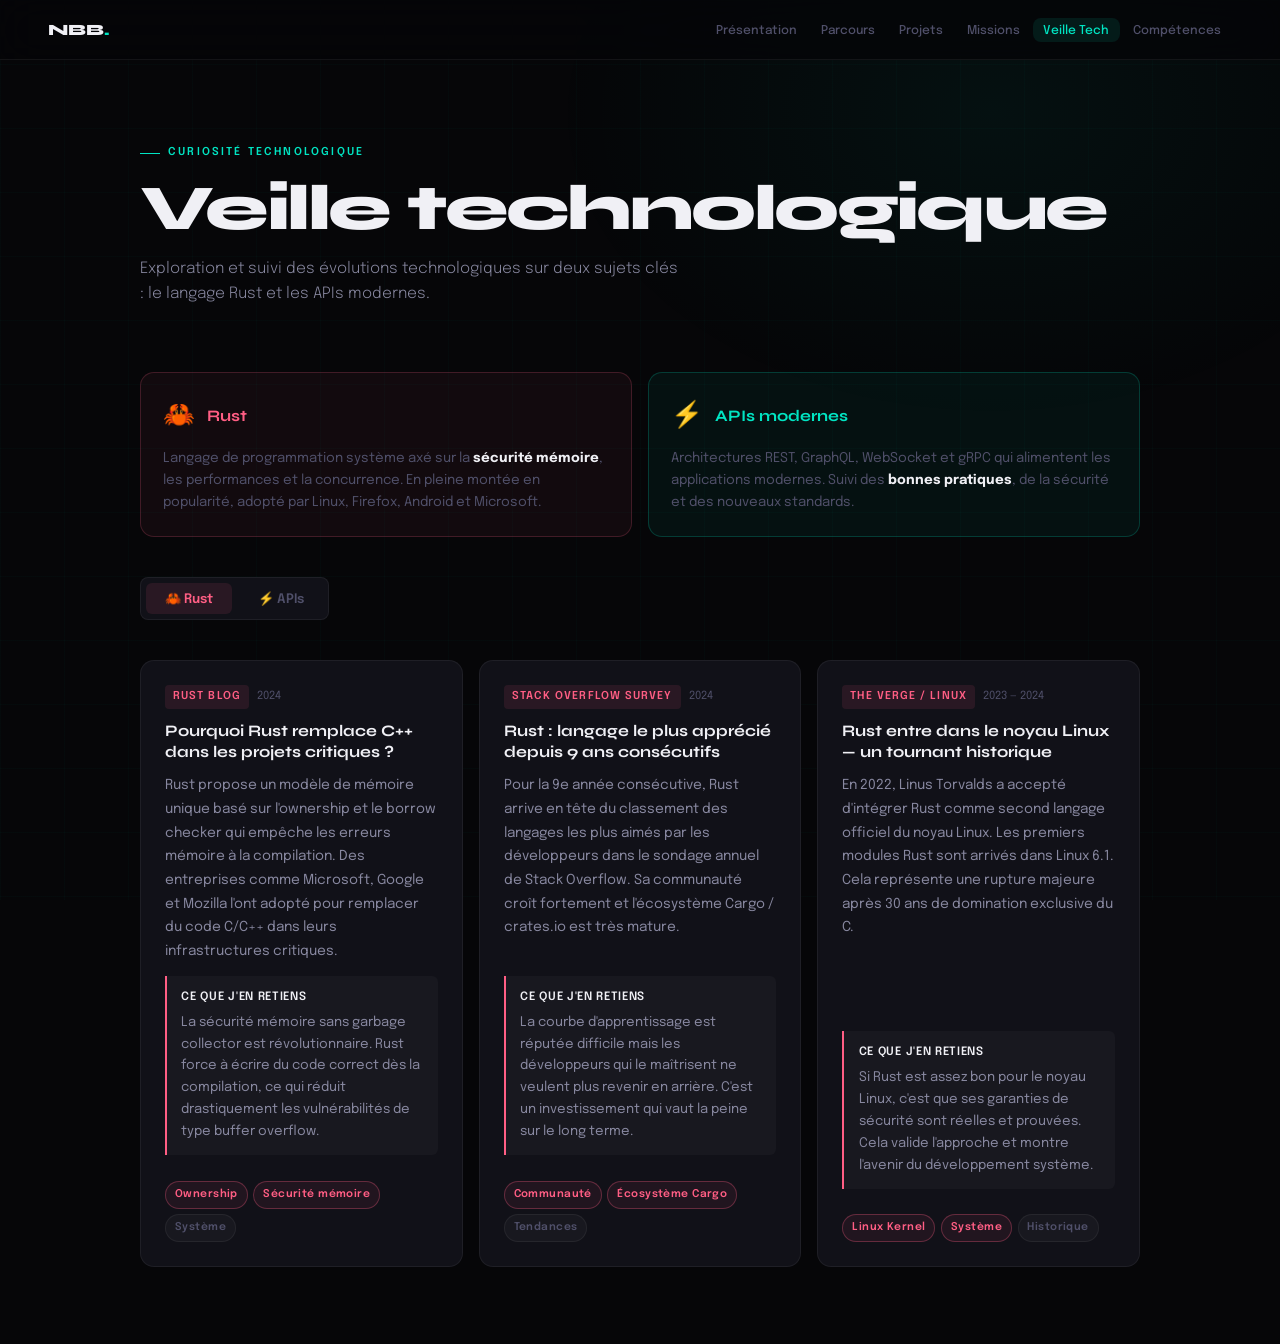
<file: veille.html>
<!DOCTYPE html>
<html lang="fr">
<head>
  <meta charset="UTF-8"/>
  <meta name="viewport" content="width=device-width, initial-scale=1.0"/>
  <title>Veille Technologique — Noha Beauvais Bamas</title>
  <link rel="stylesheet" href="style.css"/>
  <style>
    /* tabs */
    .tabs {
      display: flex;
      gap: 0.4rem;
      margin-bottom: 2.5rem;
      background: var(--surface);
      border: 1px solid var(--border);
      border-radius: var(--radius-sm);
      padding: 0.3rem;
      width: fit-content;
      animation: fadeUp 0.5s ease 0.05s both;
    }

    .tab-btn {
      padding: 0.5rem 1.2rem;
      border: none;
      border-radius: 6px;
      font-family: var(--font-body);
      font-size: 0.82rem;
      font-weight: 600;
      cursor: pointer;
      transition: all 0.2s;
      background: transparent;
      color: var(--text-muted);
    }

    .tab-btn.active {
      background: var(--surface2);
      color: var(--text);
    }

    .tab-btn.active.rust  { color: var(--accent2); background: rgba(255,94,132,0.1); }
    .tab-btn.active.api   { color: var(--accent);  background: rgba(0,229,195,0.1);  }

    .tab-panel { display: none; }
    .tab-panel.active { display: block; }

    /* article cards */
    .article-card {
      background: var(--surface);
      border: 1px solid var(--border);
      border-radius: var(--radius);
      padding: 1.5rem;
      transition: border-color 0.25s, transform 0.25s, box-shadow 0.25s;
      display: flex;
      flex-direction: column;
      gap: 0.75rem;
    }

    .article-card:hover {
      border-color: rgba(0,229,195,0.22);
      transform: translateY(-3px);
      box-shadow: 0 12px 36px rgba(0,0,0,0.3);
    }

    .article-card.rust-card:hover {
      border-color: rgba(255,94,132,0.25);
    }

    .article-meta {
      display: flex;
      align-items: center;
      gap: 0.5rem;
      flex-wrap: wrap;
    }

    .article-source {
      font-size: 0.68rem;
      font-weight: 600;
      letter-spacing: 0.1em;
      text-transform: uppercase;
      padding: 0.2rem 0.5rem;
      border-radius: 4px;
    }

    .source-rust { background: rgba(255,94,132,0.1); color: var(--accent2); }
    .source-api  { background: rgba(0,229,195,0.1);  color: var(--accent);  }

    .article-date {
      font-size: 0.7rem;
      color: var(--text-muted);
    }

    .article-title {
      font-family: var(--font-display);
      font-size: 1rem;
      font-weight: 700;
      color: var(--text);
      line-height: 1.3;
    }

    .article-summary {
      font-size: 0.86rem;
      color: var(--text-dim);
      line-height: 1.72;
      flex: 1;
    }

    .article-takeaway {
      background: var(--surface2);
      border-left: 2px solid var(--accent);
      padding: 0.75rem 0.9rem;
      border-radius: 0 6px 6px 0;
      font-size: 0.83rem;
      color: var(--text-dim);
      line-height: 1.65;
    }

    .article-takeaway.rust-take {
      border-left-color: var(--accent2);
    }

    .article-takeaway strong {
      color: var(--text);
      font-weight: 600;
      font-size: 0.72rem;
      text-transform: uppercase;
      letter-spacing: 0.06em;
      display: block;
      margin-bottom: 0.3rem;
    }

    /* intro banner */
    .veille-intro {
      display: grid;
      grid-template-columns: 1fr 1fr;
      gap: 1rem;
      margin-bottom: 2.5rem;
      animation: fadeUp 0.5s ease 0.1s both;
    }

    .topic-card {
      border-radius: var(--radius);
      padding: 1.4rem;
      border: 1px solid;
    }

    .topic-rust {
      background: rgba(255,94,132,0.05);
      border-color: rgba(255,94,132,0.2);
    }

    .topic-api {
      background: rgba(0,229,195,0.05);
      border-color: rgba(0,229,195,0.2);
    }

    .topic-header {
      display: flex;
      align-items: center;
      gap: 0.7rem;
      margin-bottom: 0.6rem;
    }

    .topic-emoji { font-size: 1.6rem; }

    .topic-name {
      font-family: var(--font-display);
      font-size: 1rem;
      font-weight: 700;
    }
    .topic-rust .topic-name { color: var(--accent2); }
    .topic-api  .topic-name { color: var(--accent);  }

    .topic-desc {
      font-size: 0.84rem;
      color: var(--text-muted);
      line-height: 1.65;
    }

    .veille-grid {
      display: grid;
      grid-template-columns: repeat(auto-fill, minmax(300px, 1fr));
      gap: 1rem;
    }

    @media (max-width: 640px) {
      .veille-intro { grid-template-columns: 1fr; }
    }
  </style>
</head>
<body>

<nav>
  <a class="nav-logo" href="index.html">NBB<span class="dot">.</span></a>
  <ul class="nav-links">
    <li><a href="index.html"     >Présentation</a></li>
    <li><a href="parcours.html"  >Parcours</a></li>
    <li><a href="projets.html"   >Projets</a></li>
    <li><a href="missions.html"  >Missions</a></li>
    <li><a href="veille.html"    class="active">Veille Tech</a></li>
    <li><a href="competences.html">Compétences</a></li>
  </ul>
</nav>

<main>
  <div class="wrapper">

    <div class="page-header">
      <div class="eyebrow">Curiosité technologique</div>
      <h1>Veille technologique</h1>
      <p class="sub">Exploration et suivi des évolutions technologiques sur deux sujets clés : le langage Rust et les APIs modernes.</p>
    </div>

    <!-- TOPIC INTRO -->
    <div class="veille-intro">
      <div class="topic-card topic-rust">
        <div class="topic-header">
          <span class="topic-emoji">🦀</span>
          <span class="topic-name">Rust</span>
        </div>
        <p class="topic-desc">
          Langage de programmation système axé sur la <strong style="color:var(--text)">sécurité mémoire</strong>,
          les performances et la concurrence. En pleine montée en popularité, adopté par
          Linux, Firefox, Android et Microsoft.
        </p>
      </div>
      <div class="topic-card topic-api">
        <div class="topic-header">
          <span class="topic-emoji">⚡</span>
          <span class="topic-name">APIs modernes</span>
        </div>
        <p class="topic-desc">
          Architectures REST, GraphQL, WebSocket et gRPC qui alimentent les applications
          modernes. Suivi des <strong style="color:var(--text)">bonnes pratiques</strong>,
          de la sécurité et des nouveaux standards.
        </p>
      </div>
    </div>

    <!-- TABS -->
    <div class="tabs">
      <button class="tab-btn active rust" onclick="switchTab('rust', this)">🦀 Rust</button>
      <button class="tab-btn api"         onclick="switchTab('api',  this)">⚡ APIs</button>
    </div>

    <!-- RUST PANEL -->
    <div id="tab-rust" class="tab-panel active">
      <div class="veille-grid">

        <div class="article-card rust-card">
          <div class="article-meta">
            <span class="article-source source-rust">Rust Blog</span>
            <span class="article-date">2024</span>
          </div>
          <div class="article-title">Pourquoi Rust remplace C++ dans les projets critiques ?</div>
          <p class="article-summary">
            Rust propose un modèle de mémoire unique basé sur l'ownership et le borrow checker
            qui empêche les erreurs mémoire à la compilation. Des entreprises comme Microsoft,
            Google et Mozilla l'ont adopté pour remplacer du code C/C++ dans leurs infrastructures
            critiques.
          </p>
          <div class="article-takeaway rust-take">
            <strong>Ce que j'en retiens</strong>
            La sécurité mémoire sans garbage collector est révolutionnaire.
            Rust force à écrire du code correct dès la compilation, ce qui
            réduit drastiquement les vulnérabilités de type buffer overflow.
          </div>
          <div class="tags">
            <span class="tag tag-pink">Ownership</span>
            <span class="tag tag-pink">Sécurité mémoire</span>
            <span class="tag tag-dim">Système</span>
          </div>
        </div>

        <div class="article-card rust-card">
          <div class="article-meta">
            <span class="article-source source-rust">Stack Overflow Survey</span>
            <span class="article-date">2024</span>
          </div>
          <div class="article-title">Rust : langage le plus apprécié depuis 9 ans consécutifs</div>
          <p class="article-summary">
            Pour la 9e année consécutive, Rust arrive en tête du classement des langages
            les plus aimés par les développeurs dans le sondage annuel de Stack Overflow.
            Sa communauté croît fortement et l'écosystème Cargo / crates.io est très mature.
          </p>
          <div class="article-takeaway rust-take">
            <strong>Ce que j'en retiens</strong>
            La courbe d'apprentissage est réputée difficile mais les développeurs
            qui le maîtrisent ne veulent plus revenir en arrière. C'est un investissement
            qui vaut la peine sur le long terme.
          </div>
          <div class="tags">
            <span class="tag tag-pink">Communauté</span>
            <span class="tag tag-pink">Écosystème Cargo</span>
            <span class="tag tag-dim">Tendances</span>
          </div>
        </div>

        <div class="article-card rust-card">
          <div class="article-meta">
            <span class="article-source source-rust">The Verge / Linux</span>
            <span class="article-date">2023 — 2024</span>
          </div>
          <div class="article-title">Rust entre dans le noyau Linux — un tournant historique</div>
          <p class="article-summary">
            En 2022, Linus Torvalds a accepté d'intégrer Rust comme second langage officiel
            du noyau Linux. Les premiers modules Rust sont arrivés dans Linux 6.1.
            Cela représente une rupture majeure après 30 ans de domination exclusive du C.
          </p>
          <div class="article-takeaway rust-take">
            <strong>Ce que j'en retiens</strong>
            Si Rust est assez bon pour le noyau Linux, c'est que ses garanties de sécurité
            sont réelles et prouvées. Cela valide l'approche et montre l'avenir du
            développement système.
          </div>
          <div class="tags">
            <span class="tag tag-pink">Linux Kernel</span>
            <span class="tag tag-pink">Système</span>
            <span class="tag tag-dim">Historique</span>
          </div>
        </div>

      </div>
    </div>

    <!-- API PANEL -->
    <div id="tab-api" class="tab-panel">
      <div class="veille-grid">

        <div class="article-card">
          <div class="article-meta">
            <span class="article-source source-api">MDN / Dev.to</span>
            <span class="article-date">2024</span>
          </div>
          <div class="article-title">REST vs GraphQL vs gRPC : quelle architecture API choisir ?</div>
          <p class="article-summary">
            Les trois grandes architectures d'APIs ont chacune leurs forces.
            REST est simple et universel, GraphQL permet au client de choisir ses données,
            et gRPC excelle en performance pour les communications entre microservices.
          </p>
          <div class="article-takeaway">
            <strong>Ce que j'en retiens</strong>
            Pour les projets web classiques, REST reste le standard.
            GraphQL devient intéressant quand on a des besoins de données complexes côté
            front. gRPC est à connaître pour les architectures microservices.
          </div>
          <div class="tags">
            <span class="tag tag-green">REST</span>
            <span class="tag tag-green">GraphQL</span>
            <span class="tag tag-green">gRPC</span>
          </div>
        </div>

        <div class="article-card">
          <div class="article-meta">
            <span class="article-source source-api">OWASP</span>
            <span class="article-date">2023 — 2024</span>
          </div>
          <div class="article-title">OWASP API Security Top 10 — Les failles à connaître</div>
          <p class="article-summary">
            L'OWASP publie le classement des 10 vulnérabilités API les plus critiques.
            Parmi elles : l'authentification cassée, l'exposition d'objets (BOLA),
            l'injection, et la mauvaise gestion des accès. Des failles très courantes
            dans les APIs PHP que je développe.
          </p>
          <div class="article-takeaway">
            <strong>Ce que j'en retiens</strong>
            Sécuriser une API n'est pas optionnel. La connaissance de ces failles
            m'aide directement dans mes projets PHP/PDO à écrire du code plus sûr
            dès le départ.
          </div>
          <div class="tags">
            <span class="tag tag-green">Sécurité</span>
            <span class="tag tag-green">OWASP</span>
            <span class="tag tag-dim">Authentification</span>
          </div>
        </div>

        <div class="article-card">
          <div class="article-meta">
            <span class="article-source source-api">Postman / Swagger</span>
            <span class="article-date">2024</span>
          </div>
          <div class="article-title">OpenAPI 3.1 et la documentation automatique des APIs</div>
          <p class="article-summary">
            La spécification OpenAPI (anciennement Swagger) permet de décrire une API REST
            de façon standardisée. Postman, Insomnia et Swagger UI génèrent automatiquement
            une documentation interactive lisible par humains et machines.
          </p>
          <div class="article-takeaway">
            <strong>Ce que j'en retiens</strong>
            Documenter ses APIs avec OpenAPI est une compétence professionnelle clé.
            Cela facilite la collaboration en équipe et montre la rigueur du développeur.
            Outil à maîtriser pour les projets BTS.
          </div>
          <div class="tags">
            <span class="tag tag-green">OpenAPI</span>
            <span class="tag tag-green">Documentation</span>
            <span class="tag tag-dim">Postman</span>
          </div>
        </div>

      </div>
    </div>

  </div>
</main>

<script>
  function switchTab(name, btn) {
    // hide all panels
    document.querySelectorAll('.tab-panel').forEach(p => p.classList.remove('active'));
    // deactivate all buttons
    document.querySelectorAll('.tab-btn').forEach(b => b.classList.remove('active'));
    // activate chosen
    document.getElementById('tab-' + name).classList.add('active');
    btn.classList.add('active');
  }
</script>

</body>
</html>
</file>
<file: style.css>
@import url('https://fonts.googleapis.com/css2?family=Syne:wght@400;500;600;700;800&family=Epilogue:ital,wght@0,300;0,400;0,500;0,600;1,300&display=swap');

/* ═══════════════════════════════════════
   VARIABLES & RESET
═══════════════════════════════════════ */
:root {
  --bg:        #060608;
  --bg2:       #0d0d12;
  --surface:   #111118;
  --surface2:  #18181f;
  --border:    rgba(255,255,255,0.06);
  --border2:   rgba(255,255,255,0.1);

  --accent:    #00e5c3;
  --accent2:   #ff5e84;
  --accent3:   #7b6fff;
  --gold:      #f0c060;

  --text:      #f0f0f5;
  --text-dim:  #8888a0;
  --text-muted:#50506a;

  --radius:    14px;
  --radius-sm: 8px;
  --font-display: 'Syne', sans-serif;
  --font-body:    'Epilogue', sans-serif;
}

*, *::before, *::after { box-sizing: border-box; margin: 0; padding: 0; }
html { scroll-behavior: smooth; }

body {
  font-family: var(--font-body);
  background: var(--bg);
  color: var(--text);
  min-height: 100vh;
  overflow-x: hidden;
  line-height: 1.65;
}

/* grid bg */
body::before {
  content: '';
  position: fixed; inset: 0; z-index: 0;
  background-image:
    linear-gradient(rgba(0,229,195,0.025) 1px, transparent 1px),
    linear-gradient(90deg, rgba(0,229,195,0.025) 1px, transparent 1px);
  background-size: 64px 64px;
  pointer-events: none;
}

/* ambient glow top-right */
body::after {
  content: '';
  position: fixed;
  top: -25vh; right: -15vw;
  width: 75vw; height: 75vh;
  background: radial-gradient(ellipse, rgba(0,229,195,0.05) 0%, transparent 65%);
  pointer-events: none; z-index: 0;
}

/* ═══════════════════════════════════════
   NAVBAR
═══════════════════════════════════════ */
nav {
  position: fixed;
  top: 0; left: 0; right: 0;
  z-index: 999;
  height: 60px;
  display: flex;
  align-items: center;
  justify-content: space-between;
  padding: 0 clamp(1rem, 4vw, 3rem);
  background: rgba(6,6,8,0.82);
  backdrop-filter: blur(22px) saturate(180%);
  border-bottom: 1px solid var(--border);
}

.nav-logo {
  font-family: var(--font-display);
  font-weight: 800;
  font-size: 0.98rem;
  letter-spacing: -0.01em;
  text-decoration: none;
  color: var(--text);
  flex-shrink: 0;
}
.nav-logo .dot { color: var(--accent); }

.nav-links {
  display: flex;
  list-style: none;
  gap: 2px;
  flex-wrap: wrap;
  justify-content: flex-end;
}

.nav-links a {
  font-size: 0.76rem;
  font-weight: 500;
  text-decoration: none;
  color: var(--text-muted);
  padding: 0.36rem 0.68rem;
  border-radius: var(--radius-sm);
  transition: color 0.2s, background 0.2s;
  white-space: nowrap;
}

.nav-links a:hover      { color: var(--text); background: var(--surface2); }
.nav-links a.active     { color: var(--accent); background: rgba(0,229,195,0.09); }

/* ═══════════════════════════════════════
   MAIN / WRAPPER
═══════════════════════════════════════ */
main {
  position: relative;
  z-index: 1;
  padding-top: 60px;
}

.wrapper {
  max-width: 1080px;
  margin: 0 auto;
  padding: clamp(2.5rem, 6vw, 5rem) clamp(1.25rem, 4vw, 2.5rem);
}

/* ═══════════════════════════════════════
   PAGE HEADER
═══════════════════════════════════════ */
.page-header {
  margin-bottom: clamp(2.5rem, 5vw, 4rem);
  animation: fadeUp 0.55s ease both;
}

.eyebrow {
  display: inline-flex;
  align-items: center;
  gap: 0.5rem;
  font-size: 0.68rem;
  font-weight: 600;
  letter-spacing: 0.2em;
  text-transform: uppercase;
  color: var(--accent);
  margin-bottom: 0.9rem;
}
.eyebrow::before {
  content: '';
  display: block;
  width: 20px; height: 1px;
  background: var(--accent);
}

.page-header h1 {
  font-family: var(--font-display);
  font-size: clamp(2.4rem, 6vw, 4rem);
  font-weight: 800;
  letter-spacing: -0.04em;
  line-height: 1.0;
  color: var(--text);
}

.page-header .sub {
  margin-top: 1rem;
  font-size: 0.97rem;
  color: var(--text-dim);
  max-width: 540px;
  font-weight: 300;
}

/* ═══════════════════════════════════════
   CARDS
═══════════════════════════════════════ */
.card {
  background: var(--surface);
  border: 1px solid var(--border);
  border-radius: var(--radius);
  padding: clamp(1.25rem, 3vw, 1.75rem);
  transition: border-color 0.25s, transform 0.25s, box-shadow 0.25s;
}

.card:hover {
  border-color: rgba(0,229,195,0.22);
  transform: translateY(-3px);
  box-shadow: 0 14px 40px rgba(0,0,0,0.35);
}

.card-grid {
  display: grid;
  grid-template-columns: repeat(auto-fill, minmax(290px, 1fr));
  gap: 1rem;
}

.card-title {
  font-family: var(--font-display);
  font-size: 1.02rem;
  font-weight: 700;
  color: var(--text);
  margin-bottom: 0.4rem;
}

.card-sub {
  font-size: 0.77rem;
  color: var(--accent);
  font-weight: 500;
  margin-bottom: 0.75rem;
  letter-spacing: 0.04em;
}

.card-desc {
  font-size: 0.86rem;
  color: var(--text-dim);
  line-height: 1.72;
}

/* ═══════════════════════════════════════
   TAGS
═══════════════════════════════════════ */
.tags {
  display: flex;
  flex-wrap: wrap;
  gap: 0.35rem;
  margin-top: 0.85rem;
}

.tag {
  font-size: 0.67rem;
  font-weight: 600;
  letter-spacing: 0.04em;
  padding: 0.26rem 0.56rem;
  border-radius: 100px;
  border: 1px solid;
}

.tag-green  { color: var(--accent);  border-color: rgba(0,229,195,0.3);  background: rgba(0,229,195,0.07);  }
.tag-pink   { color: var(--accent2); border-color: rgba(255,94,132,0.3); background: rgba(255,94,132,0.07); }
.tag-purple { color: var(--accent3); border-color: rgba(123,111,255,0.3);background: rgba(123,111,255,0.07);}
.tag-gold   { color: var(--gold);    border-color: rgba(240,192,96,0.3); background: rgba(240,192,96,0.07); }
.tag-dim    { color: var(--text-muted); border-color: var(--border); background: var(--surface2); }

/* ═══════════════════════════════════════
   TIMELINE
═══════════════════════════════════════ */
.timeline {
  position: relative;
  padding-left: 2rem;
}

.timeline::before {
  content: '';
  position: absolute;
  left: 3px; top: 10px; bottom: 0;
  width: 1px;
  background: linear-gradient(to bottom, var(--accent) 0%, transparent 90%);
}

.tl-item {
  position: relative;
  padding-bottom: 2.4rem;
  animation: fadeUp 0.6s ease both;
}
.tl-item:last-child { padding-bottom: 0; }

.tl-item::before {
  content: '';
  position: absolute;
  left: -1.83rem; top: 8px;
  width: 8px; height: 8px;
  border-radius: 50%;
  background: var(--accent);
  box-shadow: 0 0 10px rgba(0,229,195,0.55);
}

.tl-date  {
  font-size: 0.69rem;
  font-weight: 600;
  letter-spacing: 0.12em;
  text-transform: uppercase;
  color: var(--accent);
  margin-bottom: 0.3rem;
}

.tl-title {
  font-family: var(--font-display);
  font-size: 1rem;
  font-weight: 700;
  color: var(--text);
  margin-bottom: 0.15rem;
}

.tl-place {
  font-size: 0.8rem;
  color: var(--text-dim);
  margin-bottom: 0.55rem;
}

.tl-desc {
  font-size: 0.85rem;
  color: var(--text-muted);
  line-height: 1.72;
}

/* ═══════════════════════════════════════
   SECTION HEADING
═══════════════════════════════════════ */
.section-heading {
  font-family: var(--font-display);
  font-size: 0.78rem;
  font-weight: 700;
  letter-spacing: 0.12em;
  text-transform: uppercase;
  color: var(--text-dim);
  margin-bottom: 1.2rem;
  padding-bottom: 0.55rem;
  border-bottom: 1px solid var(--border);
}

/* ═══════════════════════════════════════
   SKILL BARS
═══════════════════════════════════════ */
.skill-item { margin-bottom: 1rem; }

.skill-row {
  display: flex;
  justify-content: space-between;
  align-items: center;
  margin-bottom: 0.32rem;
}

.skill-name { font-size: 0.84rem; font-weight: 500; color: var(--text); }
.skill-pct  { font-size: 0.7rem;  color: var(--text-muted); font-family: var(--font-display); }

.skill-track {
  height: 4px;
  background: var(--surface2);
  border-radius: 100px;
  overflow: hidden;
}

.skill-fill {
  height: 100%;
  border-radius: 100px;
  background: linear-gradient(90deg, var(--accent), var(--accent3));
  width: var(--w);
  animation: growBar 1.1s cubic-bezier(.16,1,.3,1) both;
  animation-delay: var(--delay, 0.1s);
}

/* ═══════════════════════════════════════
   BUTTONS
═══════════════════════════════════════ */
.btn {
  display: inline-flex;
  align-items: center;
  gap: 0.45rem;
  padding: 0.52rem 1.05rem;
  border-radius: var(--radius-sm);
  font-size: 0.82rem;
  font-weight: 600;
  text-decoration: none;
  cursor: pointer;
  border: none;
  transition: all 0.2s;
  font-family: var(--font-body);
}

.btn-accent {
  background: var(--accent);
  color: #060608;
}
.btn-accent:hover {
  background: #33edd4;
  transform: translateY(-2px);
  box-shadow: 0 6px 22px rgba(0,229,195,0.35);
}

.btn-outline {
  background: transparent;
  color: var(--text);
  border: 1px solid var(--border2);
}
.btn-outline:hover {
  border-color: var(--accent);
  color: var(--accent);
  background: rgba(0,229,195,0.05);
}

/* ═══════════════════════════════════════
   ANIMATIONS
═══════════════════════════════════════ */
@keyframes fadeUp {
  from { opacity: 0; transform: translateY(18px); }
  to   { opacity: 1; transform: translateY(0); }
}

@keyframes growBar {
  from { width: 0; }
  to   { width: var(--w); }
}

.card:nth-child(1) { animation: fadeUp 0.5s ease 0.05s both; }
.card:nth-child(2) { animation: fadeUp 0.5s ease 0.10s both; }
.card:nth-child(3) { animation: fadeUp 0.5s ease 0.15s both; }
.card:nth-child(4) { animation: fadeUp 0.5s ease 0.20s both; }
.card:nth-child(5) { animation: fadeUp 0.5s ease 0.25s both; }
.card:nth-child(6) { animation: fadeUp 0.5s ease 0.30s both; }

/* ═══════════════════════════════════════
   RESPONSIVE
═══════════════════════════════════════ */
@media (max-width: 768px) {
  nav {
    height: auto;
    padding: 0.65rem 1rem;
    flex-direction: column;
    align-items: flex-start;
    gap: 0.45rem;
  }
  main { padding-top: 100px; }
  .card-grid { grid-template-columns: 1fr; }
}
</file>
